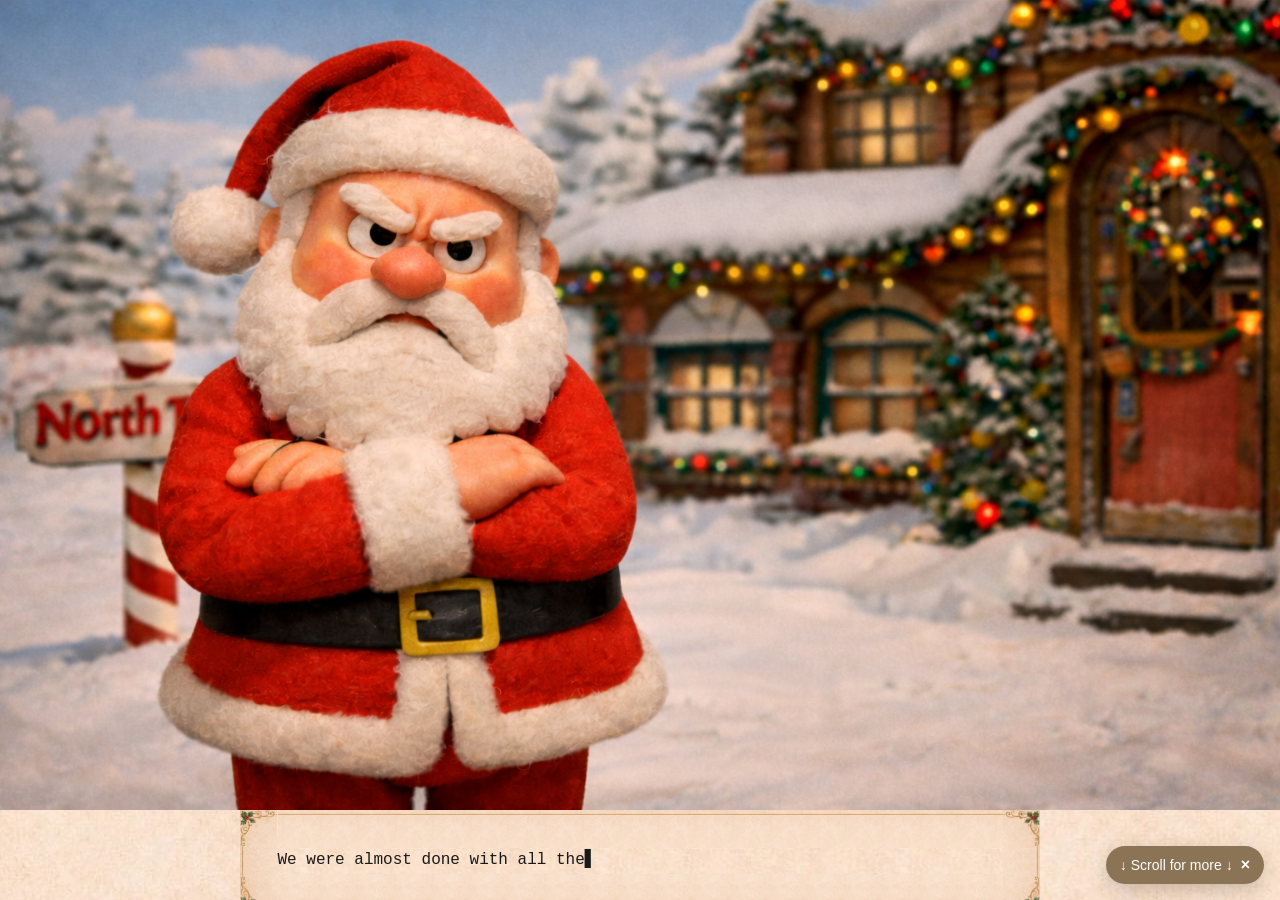
<file: index.html>
<!doctype html>
<html lang="en">
  <head>
    <meta charset="UTF-8" />
    <link rel="icon" type="image/svg+xml" href="/favicon.svg" />
    <meta name="viewport" content="width=device-width, initial-scale=1.0" />
    <title>point-click-adventure</title>
    <script type="module" crossorigin src="/assets/index-C-pXxRA8.js"></script>
    <link rel="stylesheet" crossorigin href="/assets/index-B7-r14LR.css">
  </head>
  <body>
    <div id="root"></div>
  </body>
</html>
</file>
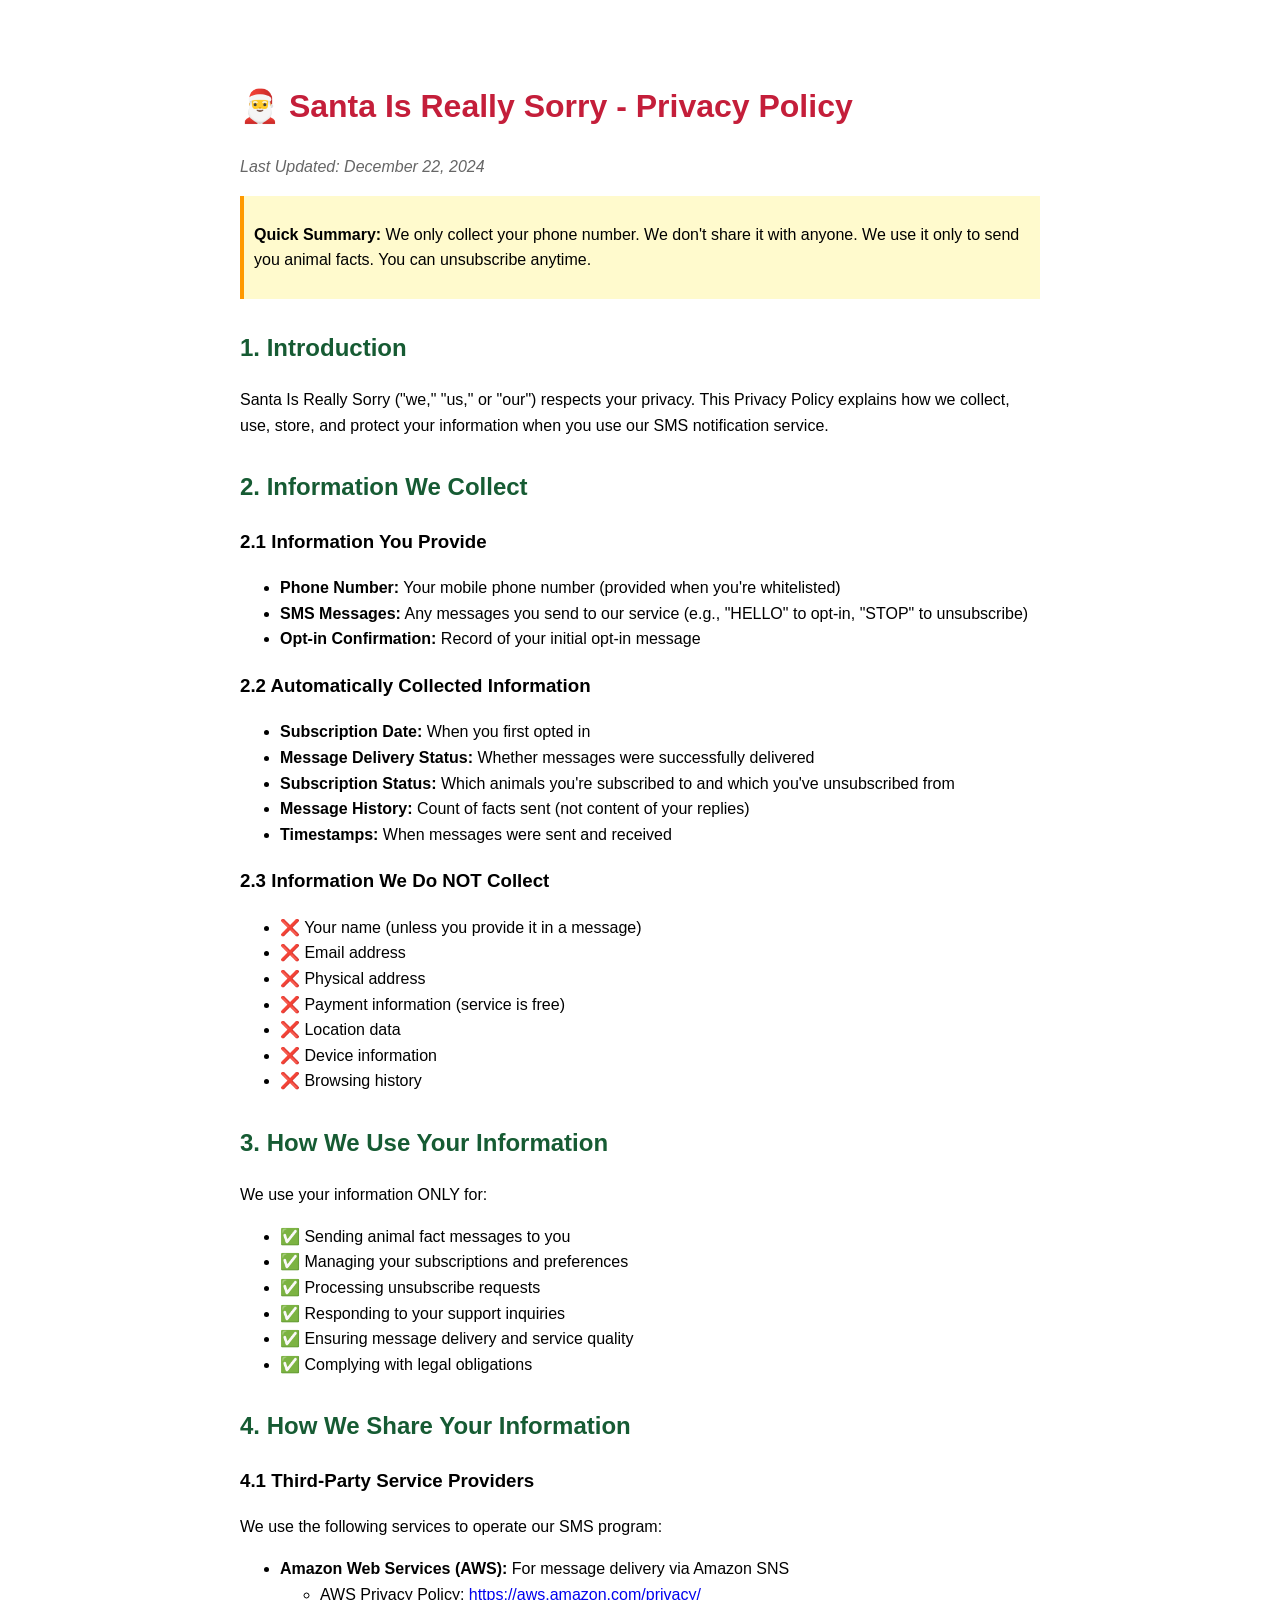
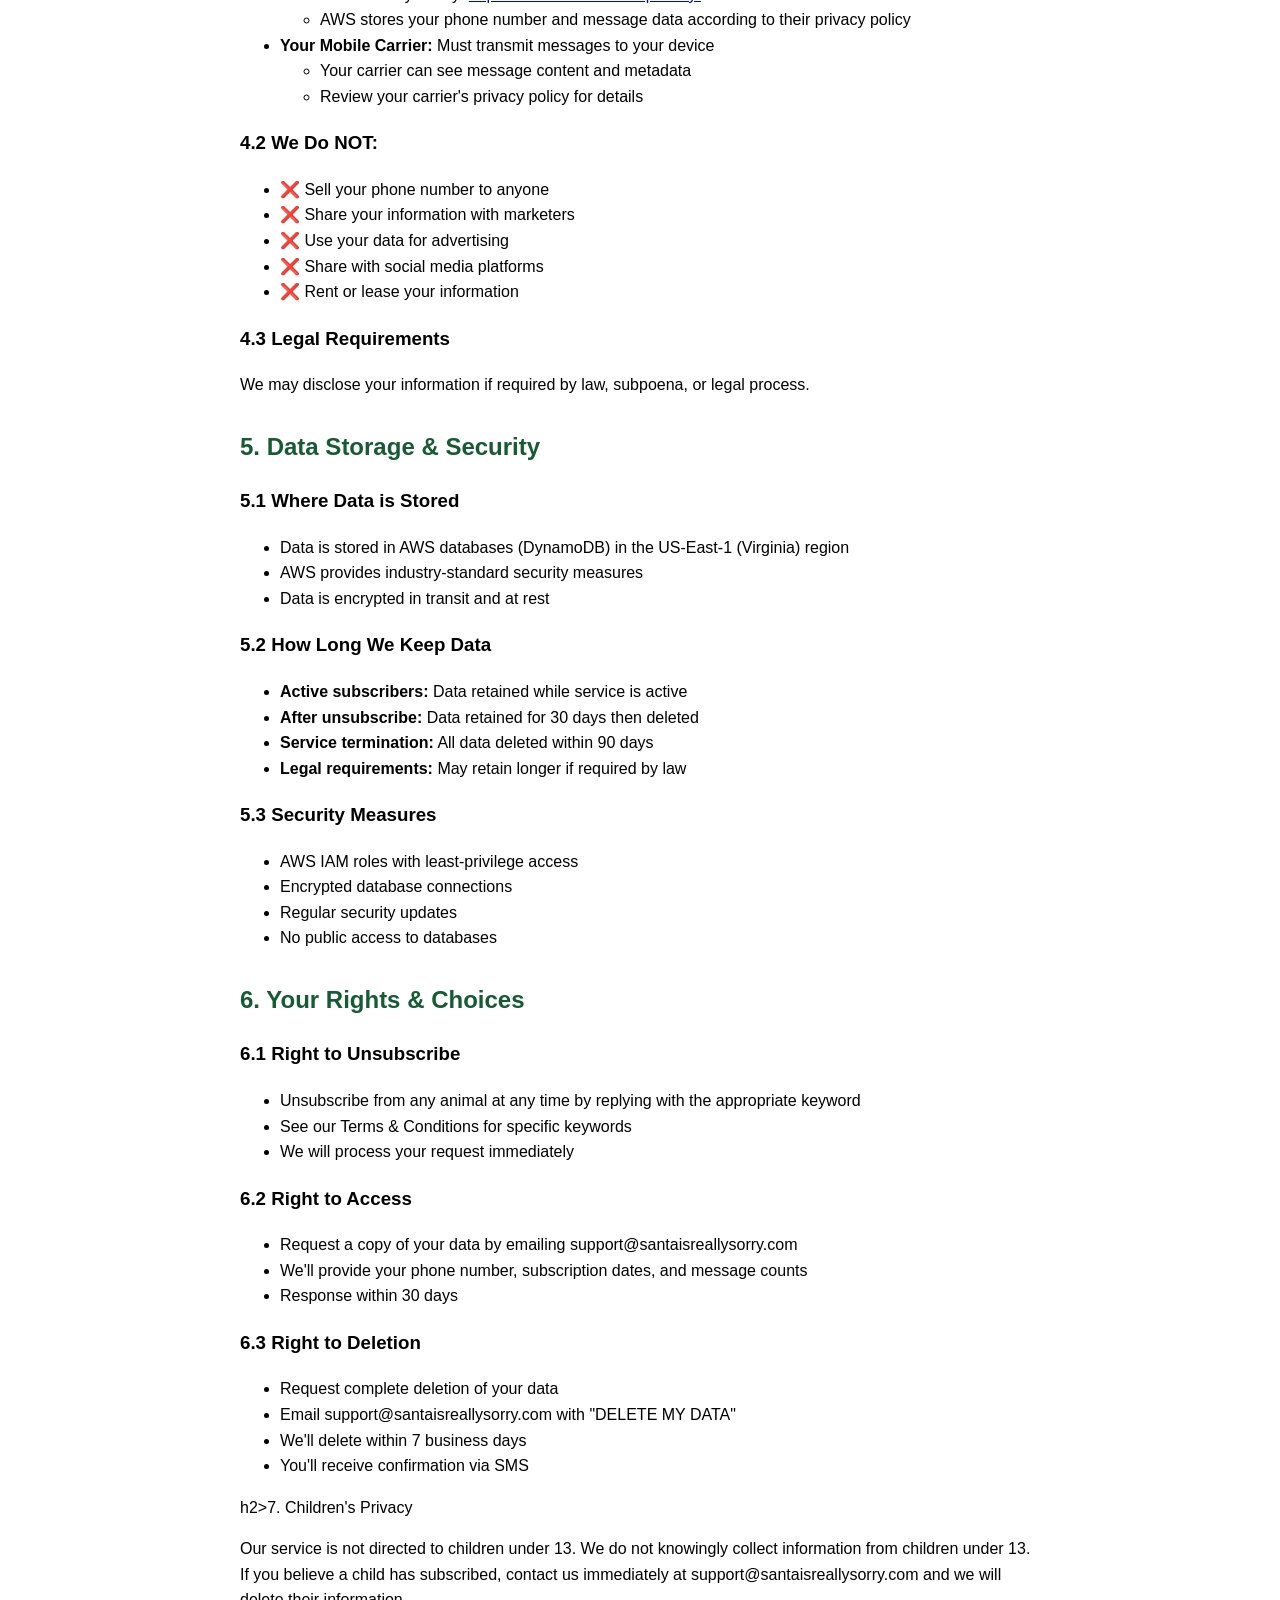
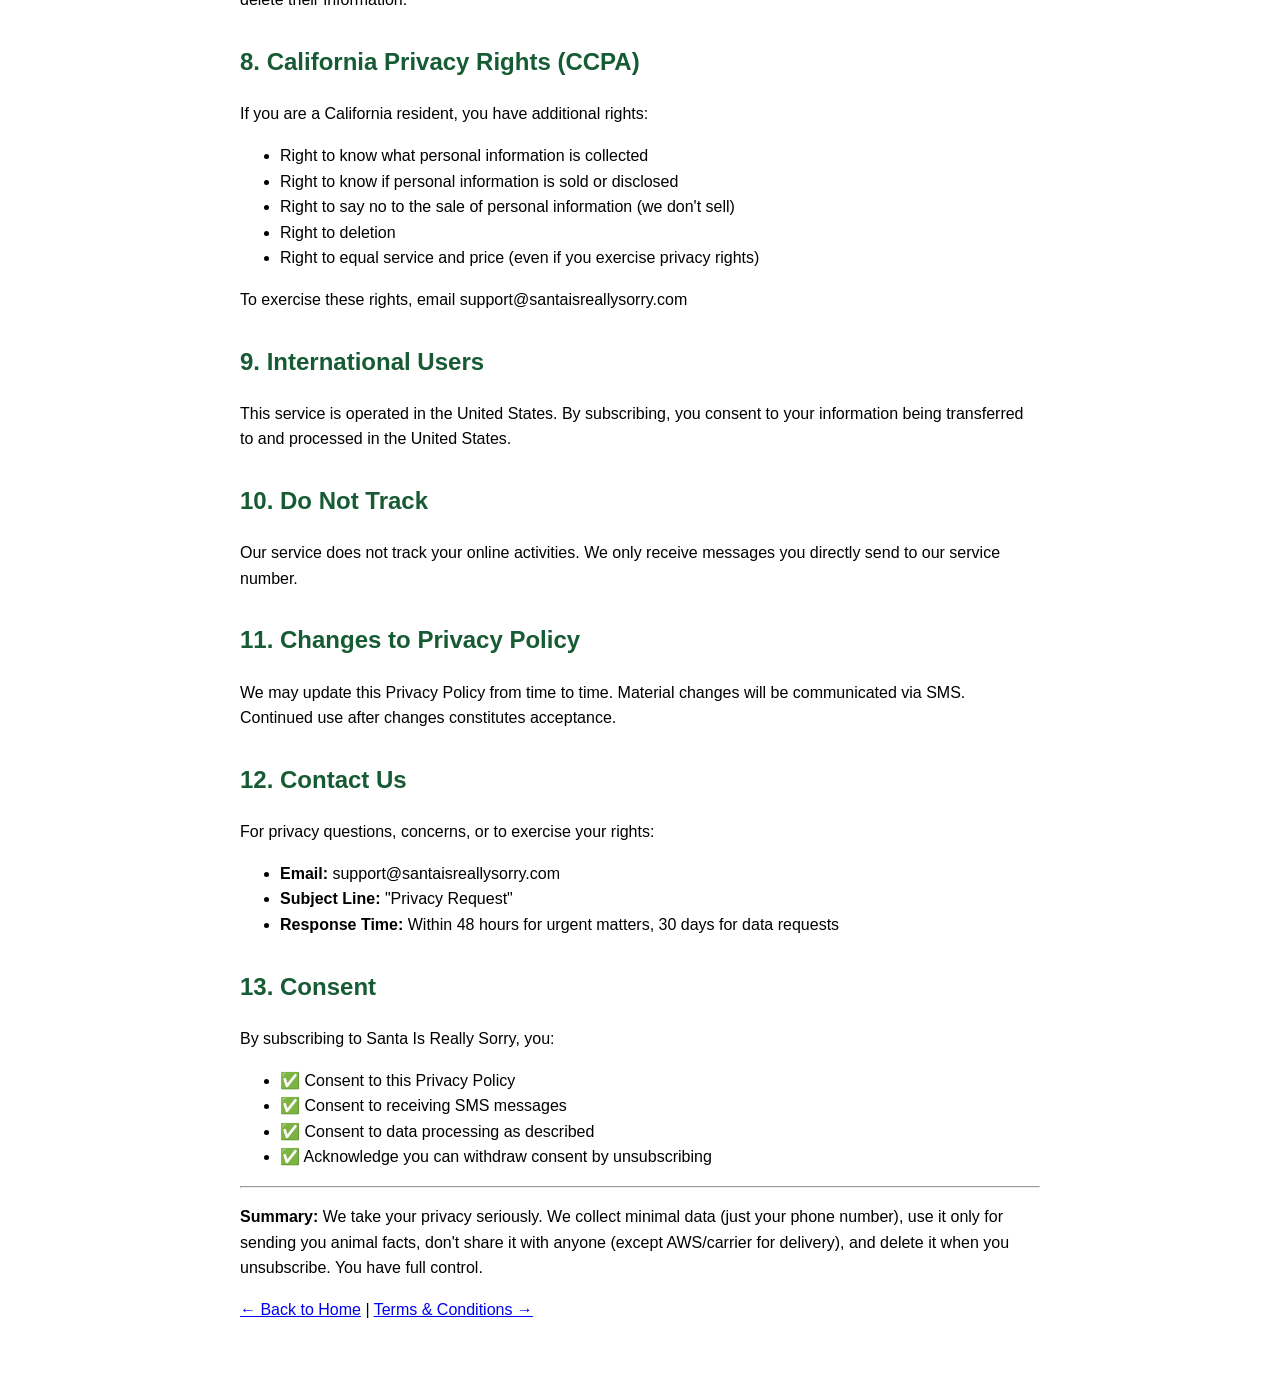
<file: privacy.html>
<!DOCTYPE html>
<html lang="en">
<head>
    <meta charset="UTF-8">
    <meta name="viewport" content="width=device-width, initial-scale=1.0">
    <title>Privacy Policy - Santa Is Really Sorry</title>
    <style>
        body {
            font-family: Arial, sans-serif;
            max-width: 800px;
            margin: 40px auto;
            padding: 20px;
            line-height: 1.6;
        }
        h1 { color: #c41e3a; }
        h2 { color: #165B33; margin-top: 30px; }
        .last-updated { color: #666; font-style: italic; }
        .highlight { background: #fffacd; padding: 10px; border-left: 4px solid #ff9900; }
    </style>
</head>
<body>
    <h1>🎅 Santa Is Really Sorry - Privacy Policy</h1>
    <p class="last-updated">Last Updated: December 22, 2024</p>

    <div class="highlight">
        <p><strong>Quick Summary:</strong> We only collect your phone number. We don't share it with anyone. We use it only to send you animal facts. You can unsubscribe anytime.</p>
    </div>

    <h2>1. Introduction</h2>
    <p>Santa Is Really Sorry ("we," "us," or "our") respects your privacy. This Privacy Policy explains how we collect, use, store, and protect your information when you use our SMS notification service.</p>

    <h2>2. Information We Collect</h2>
    
    <h3>2.1 Information You Provide</h3>
    <ul>
        <li><strong>Phone Number:</strong> Your mobile phone number (provided when you're whitelisted)</li>
        <li><strong>SMS Messages:</strong> Any messages you send to our service (e.g., "HELLO" to opt-in, "STOP" to unsubscribe)</li>
        <li><strong>Opt-in Confirmation:</strong> Record of your initial opt-in message</li>
    </ul>

    <h3>2.2 Automatically Collected Information</h3>
    <ul>
        <li><strong>Subscription Date:</strong> When you first opted in</li>
        <li><strong>Message Delivery Status:</strong> Whether messages were successfully delivered</li>
        <li><strong>Subscription Status:</strong> Which animals you're subscribed to and which you've unsubscribed from</li>
        <li><strong>Message History:</strong> Count of facts sent (not content of your replies)</li>
        <li><strong>Timestamps:</strong> When messages were sent and received</li>
    </ul>

    <h3>2.3 Information We Do NOT Collect</h3>
    <ul>
        <li>❌ Your name (unless you provide it in a message)</li>
        <li>❌ Email address</li>
        <li>❌ Physical address</li>
        <li>❌ Payment information (service is free)</li>
        <li>❌ Location data</li>
        <li>❌ Device information</li>
        <li>❌ Browsing history</li>
    </ul>

    <h2>3. How We Use Your Information</h2>
    <p>We use your information ONLY for:</p>
    <ul>
        <li>✅ Sending animal fact messages to you</li>
        <li>✅ Managing your subscriptions and preferences</li>
        <li>✅ Processing unsubscribe requests</li>
        <li>✅ Responding to your support inquiries</li>
        <li>✅ Ensuring message delivery and service quality</li>
        <li>✅ Complying with legal obligations</li>
    </ul>

    <h2>4. How We Share Your Information</h2>
    
    <h3>4.1 Third-Party Service Providers</h3>
    <p>We use the following services to operate our SMS program:</p>
    <ul>
        <li><strong>Amazon Web Services (AWS):</strong> For message delivery via Amazon SNS
            <ul>
                <li>AWS Privacy Policy: <a href="https://aws.amazon.com/privacy/">https://aws.amazon.com/privacy/</a></li>
                <li>AWS stores your phone number and message data according to their privacy policy</li>
            </ul>
        </li>
        <li><strong>Your Mobile Carrier:</strong> Must transmit messages to your device
            <ul>
                <li>Your carrier can see message content and metadata</li>
                <li>Review your carrier's privacy policy for details</li>
            </ul>
        </li>
    </ul>

    <h3>4.2 We Do NOT:</h3>
    <ul>
        <li>❌ Sell your phone number to anyone</li>
        <li>❌ Share your information with marketers</li>
        <li>❌ Use your data for advertising</li>
        <li>❌ Share with social media platforms</li>
        <li>❌ Rent or lease your information</li>
    </ul>

    <h3>4.3 Legal Requirements</h3>
    <p>We may disclose your information if required by law, subpoena, or legal process.</p>

    <h2>5. Data Storage & Security</h2>
    
    <h3>5.1 Where Data is Stored</h3>
    <ul>
        <li>Data is stored in AWS databases (DynamoDB) in the US-East-1 (Virginia) region</li>
        <li>AWS provides industry-standard security measures</li>
        <li>Data is encrypted in transit and at rest</li>
    </ul>

    <h3>5.2 How Long We Keep Data</h3>
    <ul>
        <li><strong>Active subscribers:</strong> Data retained while service is active</li>
        <li><strong>After unsubscribe:</strong> Data retained for 30 days then deleted</li>
        <li><strong>Service termination:</strong> All data deleted within 90 days</li>
        <li><strong>Legal requirements:</strong> May retain longer if required by law</li>
    </ul>

    <h3>5.3 Security Measures</h3>
    <ul>
        <li>AWS IAM roles with least-privilege access</li>
        <li>Encrypted database connections</li>
        <li>Regular security updates</li>
        <li>No public access to databases</li>
    </ul>

    <h2>6. Your Rights & Choices</h2>
    
    <h3>6.1 Right to Unsubscribe</h3>
    <ul>
        <li>Unsubscribe from any animal at any time by replying with the appropriate keyword</li>
        <li>See our Terms & Conditions for specific keywords</li>
        <li>We will process your request immediately</li>
    </ul>

    <h3>6.2 Right to Access</h3>
    <ul>
        <li>Request a copy of your data by emailing support@santaisreallysorry.com</li>
        <li>We'll provide your phone number, subscription dates, and message counts</li>
        <li>Response within 30 days</li>
    </ul>

    <h3>6.3 Right to Deletion</h3>
    <ul>
        <li>Request complete deletion of your data</li>
        <li>Email support@santaisreallysorry.com with "DELETE MY DATA"</li>
        <li>We'll delete within 7 business days</li>
        <li>You'll receive confirmation via SMS</li>
    </ul>

    h2>7. Children's Privacy</h2>
<p>Our service is not directed to children under 13. We do not knowingly collect information from children under 13. If you believe a child has subscribed, contact us immediately at support@santaisreallysorry.com and we will delete their information.</p>

<h2>8. California Privacy Rights (CCPA)</h2>
<p>If you are a California resident, you have additional rights:</p>
<ul>
    <li>Right to know what personal information is collected</li>
    <li>Right to know if personal information is sold or disclosed</li>
    <li>Right to say no to the sale of personal information (we don't sell)</li>
    <li>Right to deletion</li>
    <li>Right to equal service and price (even if you exercise privacy rights)</li>
</ul>
<p>To exercise these rights, email support@santaisreallysorry.com</p>

<h2>9. International Users</h2>
<p>This service is operated in the United States. By subscribing, you consent to your information being transferred to and processed in the United States.</p>

<h2>10. Do Not Track</h2>
<p>Our service does not track your online activities. We only receive messages you directly send to our service number.</p>

<h2>11. Changes to Privacy Policy</h2>
<p>We may update this Privacy Policy from time to time. Material changes will be communicated via SMS. Continued use after changes constitutes acceptance.</p>

<h2>12. Contact Us</h2>
<p>For privacy questions, concerns, or to exercise your rights:</p>
<ul>
    <li><strong>Email:</strong> support@santaisreallysorry.com</li>
    <li><strong>Subject Line:</strong> "Privacy Request"</li>
    <li><strong>Response Time:</strong> Within 48 hours for urgent matters, 30 days for data requests</li>
</ul>

<h2>13. Consent</h2>
<p>By subscribing to Santa Is Really Sorry, you:</p>
<ul>
    <li>✅ Consent to this Privacy Policy</li>
    <li>✅ Consent to receiving SMS messages</li>
    <li>✅ Consent to data processing as described</li>
    <li>✅ Acknowledge you can withdraw consent by unsubscribing</li>
</ul>

<hr>
<p><strong>Summary:</strong> We take your privacy seriously. We collect minimal data (just your phone number), use it only for sending you animal facts, don't share it with anyone (except AWS/carrier for delivery), and delete it when you unsubscribe. You have full control.</p>

<p><a href="https://santaisreallysorry.com">← Back to Home</a> | <a href="https://santaisreallysorry.com/terms">Terms & Conditions →</a></p>
</body>
</html>
</file>
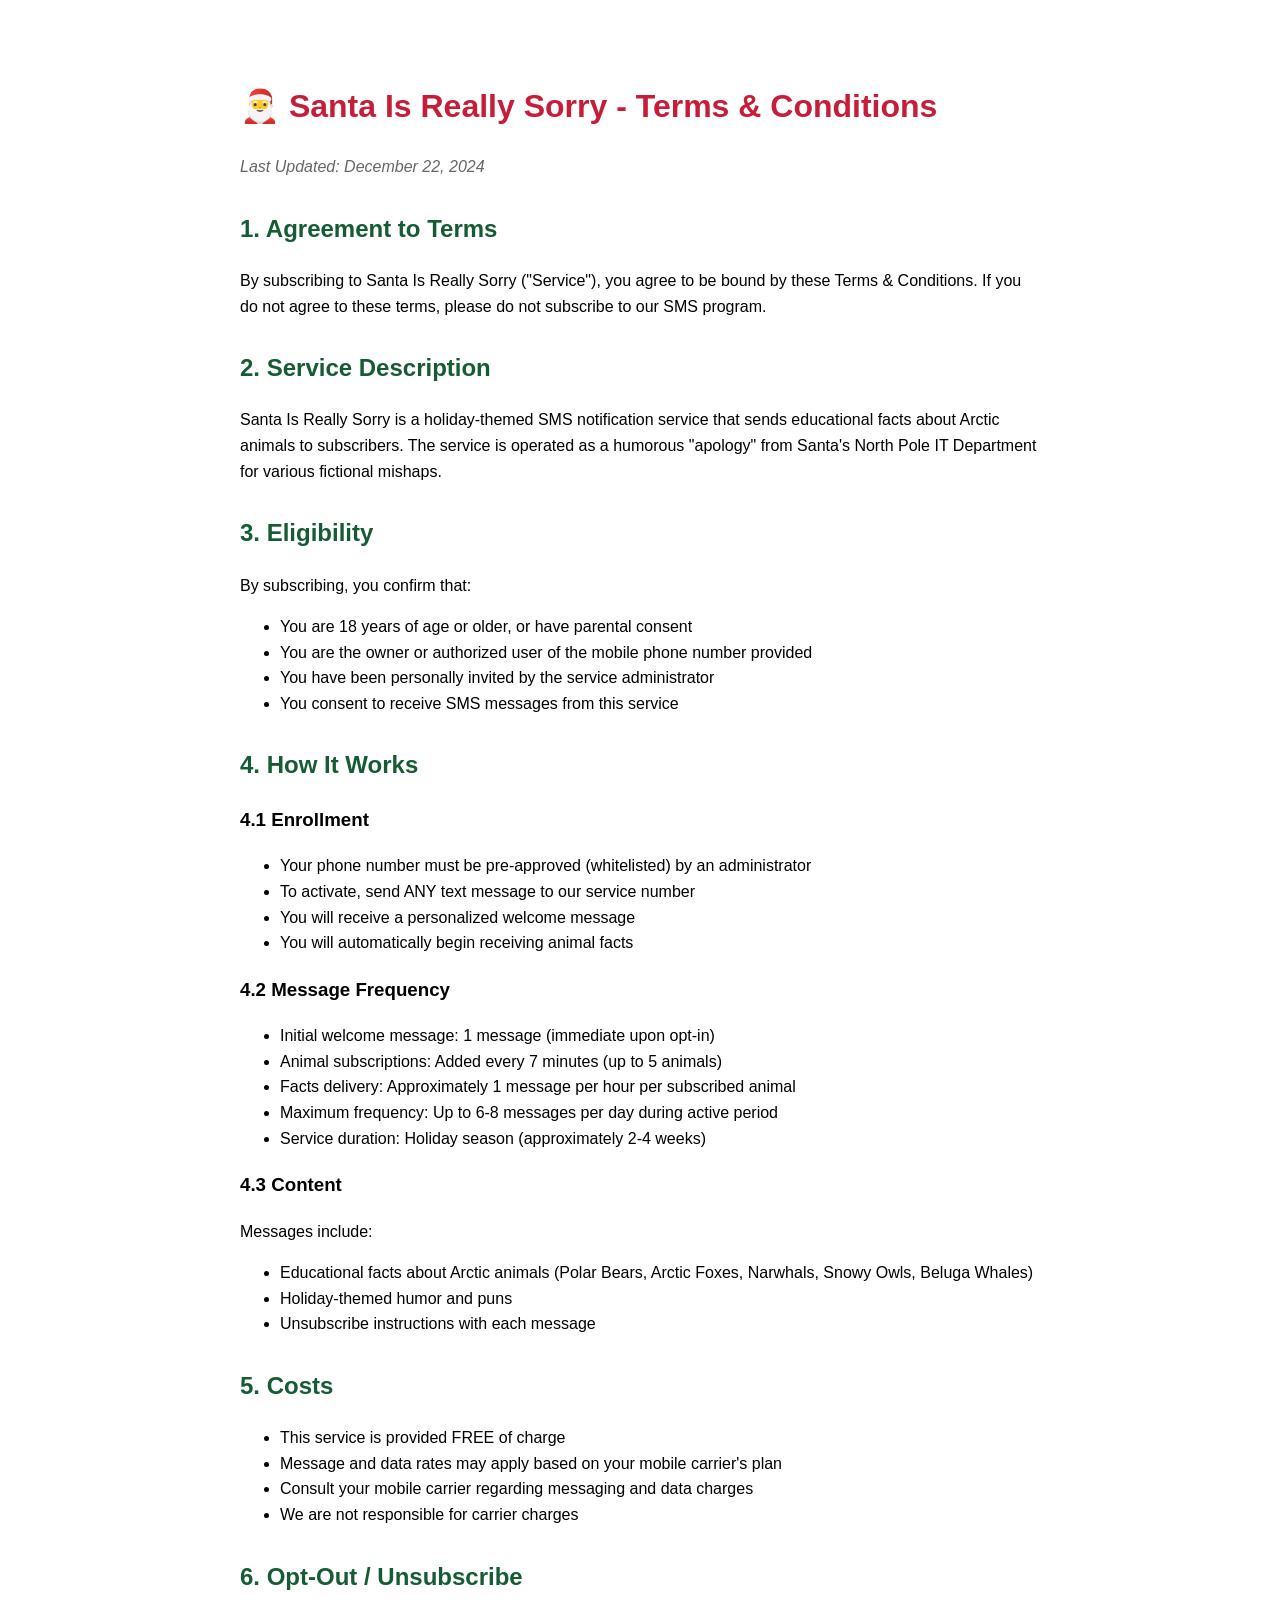
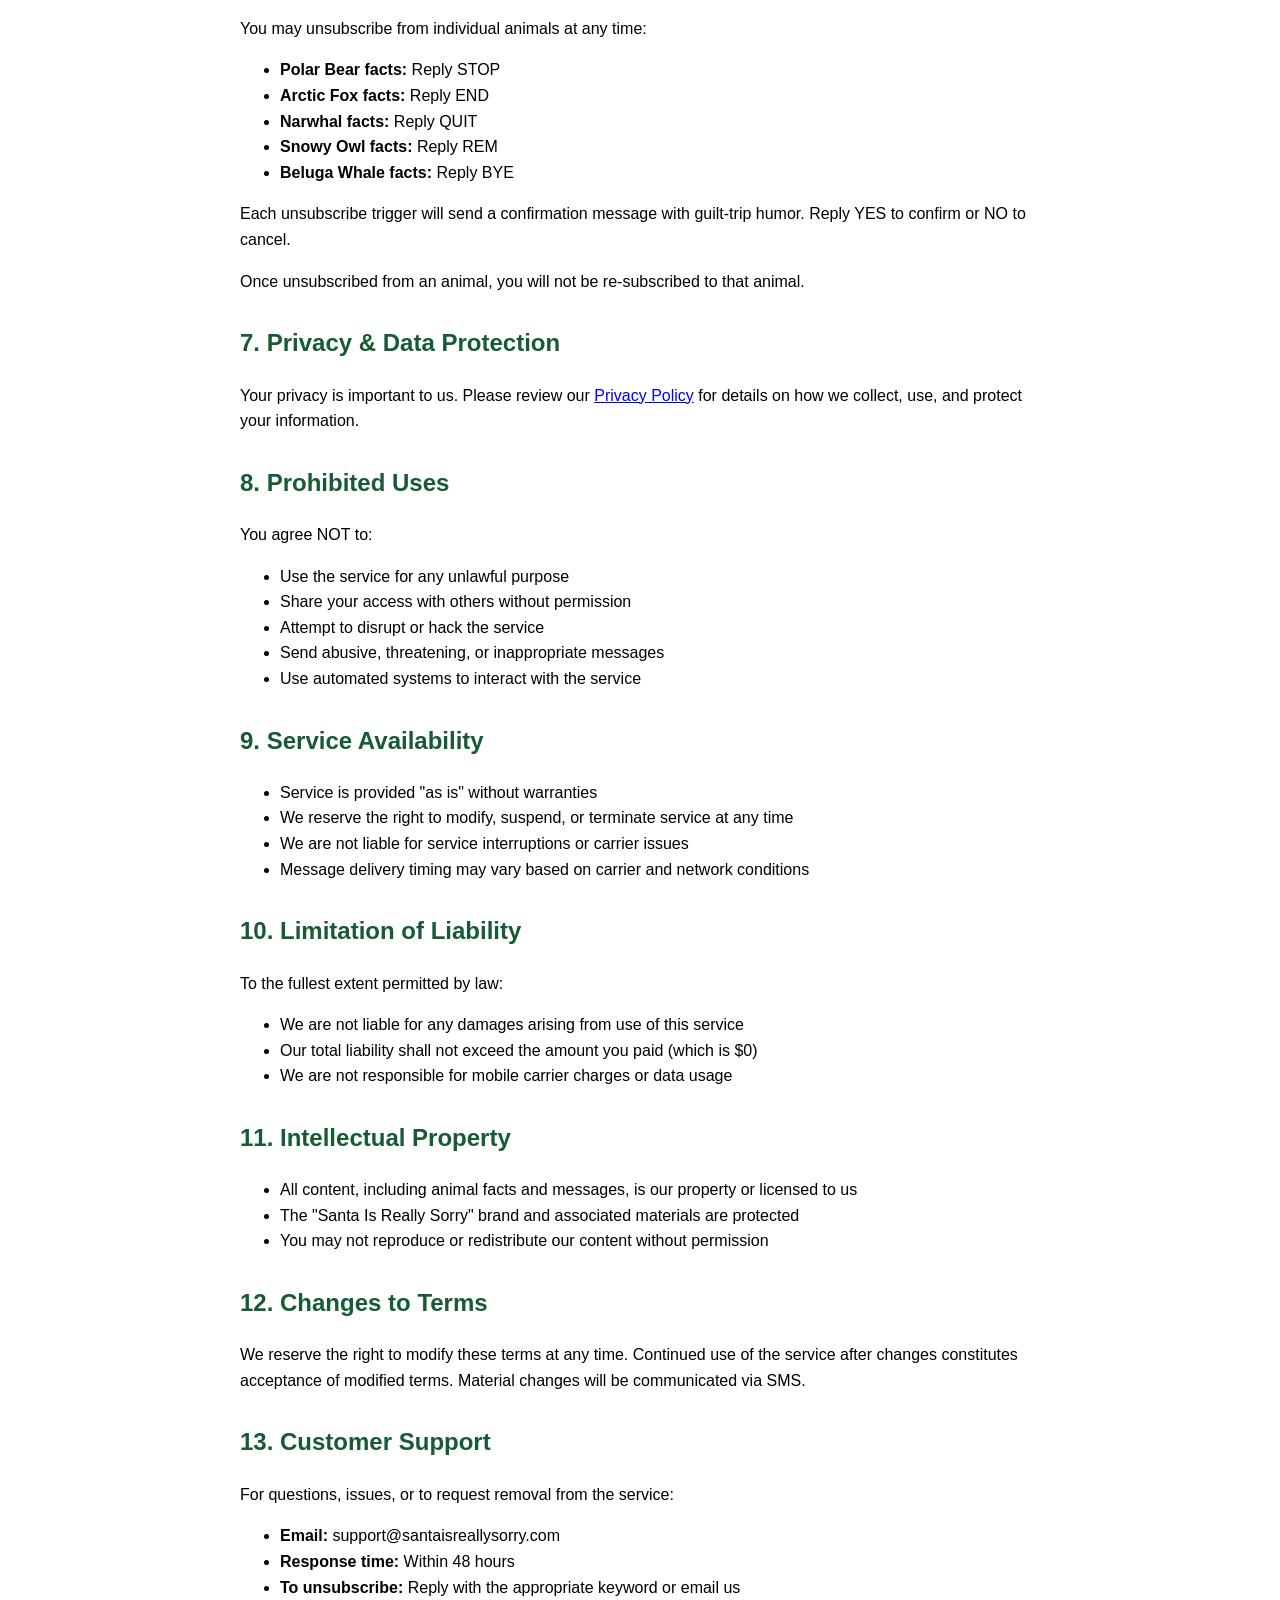
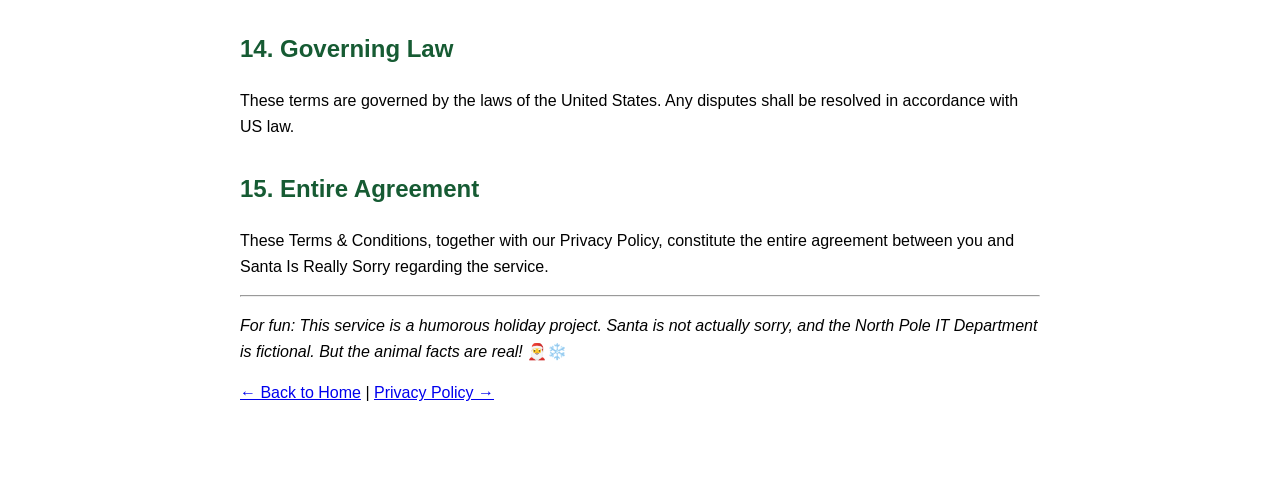
<file: terms.html>
<!DOCTYPE html>
<html lang="en">
  <head>
    <meta charset="UTF-8" />
    <meta name="viewport" content="width=device-width, initial-scale=1.0" />
    <title>Terms & Conditions - Santa Is Really Sorry</title>
    <style>
      body {
        font-family: Arial, sans-serif;
        max-width: 800px;
        margin: 40px auto;
        padding: 20px;
        line-height: 1.6;
      }
      h1 {
        color: #c41e3a;
      }
      h2 {
        color: #165b33;
        margin-top: 30px;
      }
      .last-updated {
        color: #666;
        font-style: italic;
      }
    </style>
  </head>
  <body>
    <h1>🎅 Santa Is Really Sorry - Terms & Conditions</h1>
    <p class="last-updated">Last Updated: December 22, 2024</p>

    <h2>1. Agreement to Terms</h2>
    <p>
      By subscribing to Santa Is Really Sorry ("Service"), you agree to be bound
      by these Terms & Conditions. If you do not agree to these terms, please do
      not subscribe to our SMS program.
    </p>

    <h2>2. Service Description</h2>
    <p>
      Santa Is Really Sorry is a holiday-themed SMS notification service that
      sends educational facts about Arctic animals to subscribers. The service
      is operated as a humorous "apology" from Santa's North Pole IT Department
      for various fictional mishaps.
    </p>

    <h2>3. Eligibility</h2>
    <p>By subscribing, you confirm that:</p>
    <ul>
      <li>You are 18 years of age or older, or have parental consent</li>
      <li>
        You are the owner or authorized user of the mobile phone number provided
      </li>
      <li>You have been personally invited by the service administrator</li>
      <li>You consent to receive SMS messages from this service</li>
    </ul>

    <h2>4. How It Works</h2>
    <h3>4.1 Enrollment</h3>
    <ul>
      <li>
        Your phone number must be pre-approved (whitelisted) by an administrator
      </li>
      <li>To activate, send ANY text message to our service number</li>
      <li>You will receive a personalized welcome message</li>
      <li>You will automatically begin receiving animal facts</li>
    </ul>

    <h3>4.2 Message Frequency</h3>
    <ul>
      <li>Initial welcome message: 1 message (immediate upon opt-in)</li>
      <li>Animal subscriptions: Added every 7 minutes (up to 5 animals)</li>
      <li>
        Facts delivery: Approximately 1 message per hour per subscribed animal
      </li>
      <li>
        Maximum frequency: Up to 6-8 messages per day during active period
      </li>
      <li>Service duration: Holiday season (approximately 2-4 weeks)</li>
    </ul>

    <h3>4.3 Content</h3>
    <p>Messages include:</p>
    <ul>
      <li>
        Educational facts about Arctic animals (Polar Bears, Arctic Foxes,
        Narwhals, Snowy Owls, Beluga Whales)
      </li>
      <li>Holiday-themed humor and puns</li>
      <li>Unsubscribe instructions with each message</li>
    </ul>

    <h2>5. Costs</h2>
    <ul>
      <li>This service is provided FREE of charge</li>
      <li>
        Message and data rates may apply based on your mobile carrier's plan
      </li>
      <li>Consult your mobile carrier regarding messaging and data charges</li>
      <li>We are not responsible for carrier charges</li>
    </ul>

    <h2>6. Opt-Out / Unsubscribe</h2>
    <p>You may unsubscribe from individual animals at any time:</p>
    <ul>
      <li><strong>Polar Bear facts:</strong> Reply STOP</li>
      <li><strong>Arctic Fox facts:</strong> Reply END</li>
      <li><strong>Narwhal facts:</strong> Reply QUIT</li>
      <li><strong>Snowy Owl facts:</strong> Reply REM</li>
      <li><strong>Beluga Whale facts:</strong> Reply BYE</li>
    </ul>
    <p>
      Each unsubscribe trigger will send a confirmation message with guilt-trip
      humor. Reply YES to confirm or NO to cancel.
    </p>
    <p>
      Once unsubscribed from an animal, you will not be re-subscribed to that
      animal.
    </p>

    <h2>7. Privacy & Data Protection</h2>
    <p>
      Your privacy is important to us. Please review our
      <a href="https://santaisreallysorry.com/privacy">Privacy Policy</a> for
      details on how we collect, use, and protect your information.
    </p>

    <h2>8. Prohibited Uses</h2>
    <p>You agree NOT to:</p>
    <ul>
      <li>Use the service for any unlawful purpose</li>
      <li>Share your access with others without permission</li>
      <li>Attempt to disrupt or hack the service</li>
      <li>Send abusive, threatening, or inappropriate messages</li>
      <li>Use automated systems to interact with the service</li>
    </ul>

    <h2>9. Service Availability</h2>
    <ul>
      <li>Service is provided "as is" without warranties</li>
      <li>
        We reserve the right to modify, suspend, or terminate service at any
        time
      </li>
      <li>We are not liable for service interruptions or carrier issues</li>
      <li>
        Message delivery timing may vary based on carrier and network conditions
      </li>
    </ul>

    <h2>10. Limitation of Liability</h2>
    <p>To the fullest extent permitted by law:</p>
    <ul>
      <li>
        We are not liable for any damages arising from use of this service
      </li>
      <li>
        Our total liability shall not exceed the amount you paid (which is $0)
      </li>
      <li>We are not responsible for mobile carrier charges or data usage</li>
    </ul>

    <h2>11. Intellectual Property</h2>
    <ul>
      <li>
        All content, including animal facts and messages, is our property or
        licensed to us
      </li>
      <li>
        The "Santa Is Really Sorry" brand and associated materials are protected
      </li>
      <li>
        You may not reproduce or redistribute our content without permission
      </li>
    </ul>

    <h2>12. Changes to Terms</h2>
    <p>
      We reserve the right to modify these terms at any time. Continued use of
      the service after changes constitutes acceptance of modified terms.
      Material changes will be communicated via SMS.
    </p>

    <h2>13. Customer Support</h2>
    <p>For questions, issues, or to request removal from the service:</p>
    <ul>
      <li><strong>Email:</strong> support@santaisreallysorry.com</li>
      <li><strong>Response time:</strong> Within 48 hours</li>
      <li>
        <strong>To unsubscribe:</strong> Reply with the appropriate keyword or
        email us
      </li>
    </ul>

    <h2>14. Governing Law</h2>
    <p>
      These terms are governed by the laws of the United States. Any disputes
      shall be resolved in accordance with US law.
    </p>

    <h2>15. Entire Agreement</h2>
    <p>
      These Terms & Conditions, together with our Privacy Policy, constitute the
      entire agreement between you and Santa Is Really Sorry regarding the
      service.
    </p>

    <hr />
    <p>
      <em
        >For fun: This service is a humorous holiday project. Santa is not
        actually sorry, and the North Pole IT Department is fictional. But the
        animal facts are real!</em
      >
      🎅❄️
    </p>

    <p>
      <a href="https://santaisreallysorry.com">← Back to Home</a> |
      <a href="https://santaisreallysorry.com/privacy">Privacy Policy →</a>
    </p>
  </body>
</html>
</file>
<file: assets/index-B7-r14LR.css>
*{margin:0;padding:0;box-sizing:border-box}:root{font-family:system-ui,Avenir,Helvetica,Arial,sans-serif;-webkit-font-smoothing:antialiased;-moz-osx-font-smoothing:grayscale}body{margin:0;padding:0;width:100vw;height:100vh;overflow:hidden;background-color:transparent;background-image:url(/imgs/middle.png);background-repeat:repeat;background-size:auto}#root{width:100%;height:100%}.clickable-area{position:absolute;cursor:pointer;transition:all .2s ease;z-index:10}.clickable-area:hover{transform:scale(1.05)}.clickable-area:active{transform:scale(.95)}.clickable-area.debug-mode{background-color:#ff00004d;border:2px solid rgba(255,0,0,.8);box-shadow:0 0 10px #ff000080}.clickable-area.debug-mode:hover{background-color:#ff000080}.debug-label{position:absolute;top:50%;left:50%;transform:translate(-50%,-50%);background:#000c;color:#fff;padding:4px 8px;border-radius:4px;font-size:12px;font-family:monospace;white-space:nowrap;pointer-events:none}@media(max-width:768px){.clickable-area{min-width:44px;min-height:44px}.clickable-area:hover{transform:none}.clickable-area:active{transform:scale(.98)}}.detail-view-overlay{position:fixed;top:0;left:0;width:100%;height:100%;background-color:#000000e6;display:flex;align-items:center;justify-content:center;z-index:1000;cursor:pointer;animation:fadeIn .3s ease-in}@keyframes fadeIn{0%{opacity:0}to{opacity:1}}.detail-view-content{position:relative;max-width:90%;max-height:90%;display:flex;flex-direction:column;align-items:center}.detail-image{max-width:100%;max-height:85vh;object-fit:contain;box-shadow:0 8px 32px #000c;cursor:default;border-radius:4px}.close-button{position:absolute;top:-40px;right:0;background:#fff3;border:2px solid rgba(255,255,255,.5);color:#fff;width:40px;height:40px;border-radius:50%;font-size:24px;cursor:pointer;display:flex;align-items:center;justify-content:center;transition:all .2s ease}.close-button:hover{background:#ffffff4d;transform:scale(1.1)}.detail-hint{color:#ffffffb3;font-size:14px;margin-top:15px;text-align:center}@media(max-width:768px){.detail-view-content{max-width:95%;max-height:95%}.detail-image{max-height:80vh}.close-button{width:44px;height:44px;font-size:28px;top:-50px}}.nine-slice-frame{display:grid;grid-template-columns:auto 1fr auto;grid-template-rows:auto 1fr auto;width:100%;max-width:800px;margin:0 auto;min-height:100px}.corner{background-size:contain;background-repeat:no-repeat;width:37.5px;height:38.125px}.top-left{grid-column:1;grid-row:1;background-image:url(/imgs/top-left.png);background-position:top left}.top-right{grid-column:3;grid-row:1;background-image:url(/imgs/top-right.png);background-position:top right}.bottom-left{grid-column:1;grid-row:3;background-image:url(/imgs/bottom-left.png);background-position:bottom left}.bottom-right{grid-column:3;grid-row:3;background-image:url(/imgs/bottom-right.png);background-position:bottom right}.edge{background-repeat:repeat}.top{grid-column:2;grid-row:1;background-image:url(/imgs/top.png);background-size:auto 100%;background-position:top center}.bottom{grid-column:2;grid-row:3;background-image:url(/imgs/bottom.png);background-size:auto 100%;background-position:bottom center}.left{grid-column:1;grid-row:2;background-image:url(/imgs/left.png);background-size:100% auto;background-position:center left}.right{grid-column:3;grid-row:2;background-image:url(/imgs/right.png);background-size:100% auto;background-position:center right}.middle{grid-column:2;grid-row:2;background-image:url(/imgs/middle.png);background-repeat:repeat;background-size:auto;overflow-wrap:break-word}.middle-content{color:#1a1a1a;font-family:Courier New,monospace;font-size:16px;line-height:1.6}@media(max-width:768px){.middle{padding:15px 20px}.middle-content{font-size:14px}}@media(max-width:480px){.middle{padding:12px 15px}.middle-content{font-size:12px}}.text-frame-container{position:relative;width:100%;cursor:pointer;z-index:100;padding-bottom:10px;background-color:transparent}.scroll-notice{position:fixed;bottom:16px;right:16px;background:#8b7355;color:#fff;border:none;border-radius:999px;padding:10px 14px;font-size:14px;font-family:Arial,sans-serif;cursor:pointer;display:inline-flex;align-items:center;gap:8px;box-shadow:0 6px 20px #0003;animation:bounce 1.2s infinite;z-index:600}.scroll-notice-close{font-weight:700;font-size:16px}@keyframes bounce{0%,to{transform:translateY(0)}50%{transform:translateY(-6px)}}.text-content{color:#1a1a1a;font-family:Courier New,monospace;font-size:16px;line-height:1.6;text-shadow:none}.cursor{animation:blink 1s infinite;color:#1a1a1a}@keyframes blink{0%,50%{opacity:1}51%,to{opacity:0}}.text-frame-footer{display:flex;justify-content:center;align-items:center;margin-top:8px;min-height:32px}.text-hint{text-align:center;color:#1a1a1a99;font-size:12px;font-family:Arial,sans-serif}.text-frame-footer-inside{display:flex;justify-content:flex-end}.return-button-inline{padding:4px 12px;font-size:12px;font-weight:400;font-family:Arial,sans-serif;background:#8b735599;color:#ffffffe6;border:1px solid rgba(139,115,85,.8);border-radius:4px;cursor:pointer;transition:all .2s ease;display:flex;align-items:center;gap:3px;opacity:.8}.return-button-inline:hover{background:#8b7355cc;opacity:1;transform:translate(-2px)}.return-button-inline:active{transform:translate(0)}.text-input-form{display:flex;gap:10px;margin-top:15px;align-items:center}.text-input-field{flex:1;padding:10px 14px;font-size:16px;font-family:Courier New,monospace;background:#ffffffe6;border:2px solid #8b7355;border-radius:4px;outline:none;transition:all .2s ease;color:#1a1a1a}.text-input-field:focus{border-color:#5a4a3a;box-shadow:0 0 0 3px #8b735533}.text-input-submit{padding:10px 20px;font-size:16px;font-weight:700;font-family:Arial,sans-serif;background:#8b7355;color:#fff;border:none;border-radius:4px;cursor:pointer;transition:all .2s ease;white-space:nowrap}.text-input-submit:hover{background:#6a5544;transform:translateY(-1px)}.text-input-submit:active{transform:translateY(0)}.text-input-message{margin-top:10px;padding:10px;border-radius:4px;font-family:Arial,sans-serif;font-size:14px;text-align:center;animation:slideIn .3s ease}.text-input-message.success{background:#4caf5033;border:2px solid #4caf50;color:#2d6a2f}.text-input-message.error{background:#f4433633;border:2px solid #f44336;color:#8b2e24}@keyframes slideIn{0%{opacity:0;transform:translateY(-5px)}to{opacity:1;transform:translateY(0)}}@media(max-width:768px){.text-frame-container{padding:5px 10px 10px}.text-content{font-size:14px}.text-input-form{flex-direction:column;gap:8px}.text-input-field{width:100%;font-size:16px}.text-input-submit{width:100%}.return-button-inline{padding:6px 14px;font-size:13px}}@media(max-width:480px){.text-content{font-size:12px}.text-input-field,.text-input-submit{padding:8px 12px;font-size:14px}}.replaceable-region{position:absolute;pointer-events:none;z-index:5;overflow:hidden}.replaceable-region.debug-mode{border:3px solid rgba(0,100,255,.8);background-color:#0064ff33;box-shadow:0 0 10px #0064ff80}.replacement-image{width:100%;height:100%;object-fit:fill;display:block}.region-debug-label{position:absolute;top:50%;left:50%;transform:translate(-50%,-50%);background:#000c;color:#09f;padding:4px 8px;border-radius:4px;font-size:12px;font-family:monospace;white-space:nowrap;pointer-events:none;z-index:10}.debug-panel{position:fixed;top:60px;right:20px;width:300px;max-height:80vh;background:#14141ef2;border:2px solid #4a4a6a;border-radius:8px;box-shadow:0 4px 20px #00000080;z-index:1000;overflow:hidden;display:flex;flex-direction:column;font-family:Courier New,monospace}.debug-panel-header{background:linear-gradient(135deg,#2a2a3e,#1a1a2e);padding:12px 15px;border-bottom:2px solid #4a4a6a;display:flex;justify-content:space-between;align-items:center}.debug-panel-header h3{margin:0;color:#fff;font-size:16px;font-weight:700}.debug-panel-close{background:#ffffff1a;border:2px solid rgba(255,255,255,.3);color:#fff;width:28px;height:28px;border-radius:50%;font-size:16px;cursor:pointer;display:flex;align-items:center;justify-content:center;transition:all .2s ease}.debug-panel-close:hover{background:#fff3;transform:scale(1.1)}.debug-panel-content{overflow-y:auto;padding:10px;flex:1}.debug-section{margin-bottom:15px;padding:10px;background:#ffffff0d;border-radius:6px;border:1px solid rgba(255,255,255,.1)}.debug-section h4{margin:0 0 10px;color:#6a9ef0;font-size:14px;font-weight:700;text-transform:uppercase;letter-spacing:1px}.debug-location{padding:10px 12px;background:#6a9ef01a;border:2px solid #6a9ef0;border-radius:6px;color:#e0e0e0;font-size:14px;font-weight:700;text-align:center;font-family:Courier New,monospace}.debug-list{list-style:none;margin:0;padding:0}.debug-list li{padding:6px 8px;margin-bottom:4px;background:#ffffff0d;border-radius:4px;color:#e0e0e0;font-size:12px;display:flex;justify-content:space-between;align-items:center}.debug-list li:last-child{margin-bottom:0}.flag-true{border-left:3px solid #4caf50}.flag-false{border-left:3px solid #f44336;opacity:.6}.debug-key{color:#9fb3d4;font-weight:700;margin-right:8px}.debug-value{color:#f0f0f0;font-family:Courier New,monospace}.flag-true .debug-value{color:#4caf50;font-size:14px}.flag-false .debug-value{color:#f44336;font-size:14px}.debug-empty{margin:0;padding:8px;color:#888;font-style:italic;font-size:12px;text-align:center}.debug-visited{max-height:150px;overflow-y:auto}.debug-visited li{font-size:11px;padding:4px 6px}.debug-panel-content::-webkit-scrollbar,.debug-visited::-webkit-scrollbar{width:6px}.debug-panel-content::-webkit-scrollbar-track,.debug-visited::-webkit-scrollbar-track{background:#ffffff0d;border-radius:3px}.debug-panel-content::-webkit-scrollbar-thumb,.debug-visited::-webkit-scrollbar-thumb{background:#fff3;border-radius:3px}.debug-panel-content::-webkit-scrollbar-thumb:hover,.debug-visited::-webkit-scrollbar-thumb:hover{background:#ffffff4d}@media(max-width:768px){.debug-panel{width:250px;top:50px;right:10px;max-height:70vh}.debug-panel-header h3{font-size:14px}.debug-section h4{font-size:12px}.debug-list li{font-size:11px}}.game-container{width:100vw;height:100vh;overflow-y:auto;overflow-x:hidden;position:relative;background-color:transparent;display:flex;flex-direction:column}.game-canvas{flex-shrink:0;position:relative;display:flex;align-items:center;justify-content:center;overflow:hidden}.image-wrapper{position:relative;display:flex;align-items:center;justify-content:center;width:min(100vw,147vh);max-width:100%;height:auto;max-height:90vh;aspect-ratio:3 / 2}.background-image{position:relative;width:100%;height:auto;max-width:100%;max-height:100%;object-fit:contain;object-position:center;user-select:none;-webkit-user-select:none;pointer-events:none}.mobile-modal-overlay{position:fixed;inset:0;background:#000000a6;display:flex;align-items:center;justify-content:center;z-index:500;padding:16px}.mobile-modal{background:#fffaf3;border:2px solid #8b7355;border-radius:10px;padding:20px 24px;max-width:320px;width:100%;box-shadow:0 10px 40px #00000040;text-align:center;font-family:Arial,sans-serif}.mobile-modal h3{margin:0 0 10px;font-size:18px;color:#3b2b1a}.mobile-modal p{margin:0 0 16px;font-size:14px;color:#4a3a2a;line-height:1.4}.mobile-modal-button{padding:10px 14px;background:#8b7355;color:#fff;border:none;border-radius:6px;cursor:pointer;font-size:14px;transition:all .2s ease}.mobile-modal-button:hover{background:#705b43}.detail-view-canvas{width:100%;height:100%;display:flex;align-items:center;justify-content:center}.detail-image-inline{display:block;max-width:100%;max-height:100%;width:auto;height:auto;object-fit:contain;user-select:none;-webkit-user-select:none}.debug-controls{position:fixed;top:20px;right:20px;z-index:200;display:flex;gap:10px}.debug-toggle{padding:10px 15px;background:#000000b3;color:#fff;border:2px solid rgba(255,255,255,.3);border-radius:8px;cursor:pointer;font-size:14px;font-family:monospace;transition:all .2s ease;white-space:nowrap}.debug-toggle:hover{background:#000000e6;border-color:#fff9;transform:scale(1.05)}.debug-toggle:active{transform:scale(.95)}.debug-panel-toggle{background:#003264b3;border-color:#6496ff80}.debug-panel-toggle:hover{background:#00468ce6;border-color:#6496ffcc}@media(max-width:768px){.debug-controls{top:10px;right:10px;gap:5px;flex-direction:column}.debug-toggle{padding:8px 12px;font-size:12px}}.game-container *{-webkit-tap-highlight-color:transparent}@media(max-width:768px)and (orientation:landscape){.background-image{object-fit:cover}}.App{width:100%;height:100vh;margin:0;padding:0;overflow:hidden}
</file>
